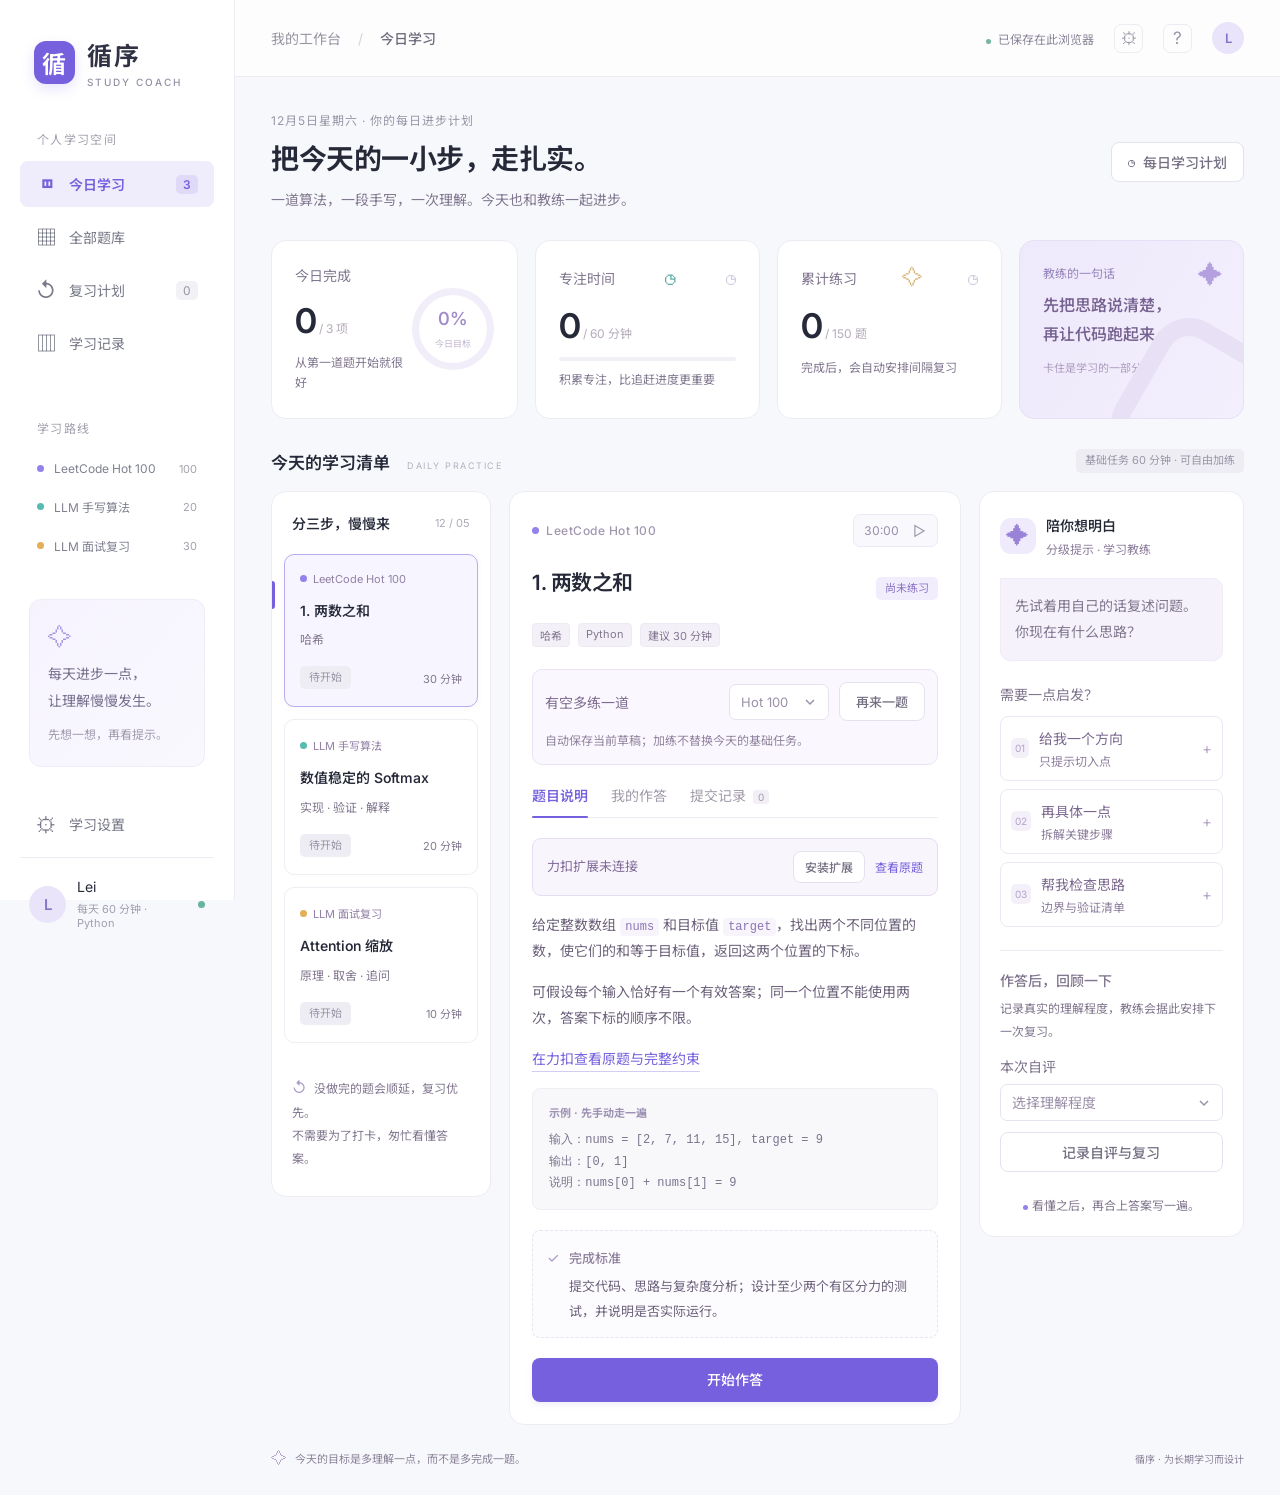
<file: docs/index.html>
<!doctype html>
<html lang="zh-CN">
<head>
<meta charset="UTF-8"><meta name="viewport" content="width=device-width, initial-scale=1.0">
<meta name="theme-color" content="#7762e8"><meta name="description" content="Hot 100 与 LLM 的每日学习工作台：作答、分级提示、专注与间隔复习。">
<title>循序 · 你的算法学习教练</title>
<link rel="icon" href="./icon.svg" type="image/svg+xml"><link rel="stylesheet" href="./style.css?v=20261120-coach1">
</head>
<body>
<aside class="sidebar">
<a class="brand" href="#today"><span class="brand-mark">循</span><span>循序<small>STUDY COACH</small></span></a>
<div class="workspace-label">个人学习空间</div>
<nav aria-label="主导航">
<button data-view="today" class="nav-item active"><span>◫</span>今日学习<span class="nav-badge" id="today-count">3</span></button>
<button data-view="bank" class="nav-item"><span>▦</span>全部题库</button>
<button data-view="review" class="nav-item"><span>↺</span>复习计划<span id="review-count" class="nav-badge muted">0</span></button>
<button data-view="progress" class="nav-item"><span>▥</span>学习记录</button>
</nav>
<div class="sidebar-divider"></div><div class="workspace-label">学习路线</div>
<div class="track-label"><i class="dot purple"></i>LeetCode Hot 100<span>100</span></div>
<div class="track-label"><i class="dot teal"></i>LLM 手写算法<span>20</span></div>
<div class="track-label"><i class="dot amber"></i>LLM 面试复习<span>30</span></div>
<div class="sidebar-note"><span>✧</span><p>每天进步一点，<br>让理解慢慢发生。</p><small>先想一想，再看提示。</small></div>
<div class="sidebar-bottom"><button data-view="settings" class="nav-item"><span>⚙</span>学习设置</button><div class="profile"><div class="avatar">L</div><div>Lei<small>每天 60 分钟 · Python</small></div><span class="online" title="本地存档"></span></div></div>
</aside>
<div class="app-shell">
<header class="topbar"><div class="breadcrumb">我的工作台 <span>/</span> <strong id="view-title">今日学习</strong></div><div class="topbar-right"><span class="save-indicator" id="save-status">已保存在此浏览器</span><button class="icon-button" data-view="settings" aria-label="学习设置">⚙</button><button class="icon-button" id="help-button" aria-label="使用说明">?</button><div class="avatar small">L</div></div></header>
<main>
<section class="page-heading"><div><div class="eyebrow" id="date-label"></div><h1 id="heading">把今天的一小步，走扎实。</h1><p id="subheading">一道算法，一段手写，一次理解。今天也和教练一起进步。</p></div><button class="button secondary" id="schedule-button"><span>◷</span> 每日学习计划</button></section>
<div id="today-view" class="view">
<section class="overview-grid">
<div class="overview-card daily-progress"><div><span class="card-label">今日完成</span><div class="big-number"><span id="completed">0</span><small> / <span id="total-tasks">3</span> 项</small></div><span class="card-foot" id="completion-message">从第一道题开始就很好</span></div><div class="progress-ring" id="progress-ring"><div><b id="ring-percent">0%</b><small>今日目标</small></div></div></div>
<div class="overview-card"><div class="card-top"><span class="card-label">专注时间</span><span class="stat-icon teal-text">◷</span></div><div class="big-number"><span id="focus-minutes">0</span><small> / 60 分钟</small></div><div class="mini-progress"><i id="focus-bar"></i></div><span class="card-foot">积累专注，比追赶进度更重要</span></div>
<div class="overview-card"><div class="card-top"><span class="card-label">累计练习</span><span class="stat-icon amber-text">✧</span></div><div class="big-number"><span id="practiced">0</span><small> / 150 题</small></div><span class="card-foot" id="review-summary">完成后，会自动安排间隔复习</span></div>
<div class="coach-banner"><span class="coach-spark">✦</span><div class="coach-note-label">教练的一句话</div><p id="coach-message">先把思路说清楚，<br>再让代码跑起来。</p><small>卡住是学习的一部分。</small></div>
</section>
<div class="section-line"><h2>今天的学习清单 <span>DAILY PRACTICE</span></h2><span class="pill neutral">基础任务 60 分钟 · 可自由加练</span></div>
<div class="learning-grid">
<section class="task-panel panel"><div class="panel-heading"><h3>分三步，慢慢来</h3><span id="task-date"></span></div><div id="task-list"></div><details id="extra-practice-section" class="extra-practice-section hidden" open><summary id="extra-practice-summary">今日加练</summary><div id="extra-task-list"></div></details><div class="queue-note"><span>↺</span> 没做完的题会顺延，复习优先。<br>不需要为了打卡，匆忙看懂答案。</div></section>
<section class="workspace panel">
<div class="workspace-heading"><div class="workspace-topic" id="workspace-topic"></div><div class="timer"><span id="timer-clock">30:00</span><button id="timer-toggle" class="icon-button" aria-label="开始专注计时">▷</button></div></div>
<div class="question-title-row"><h2 id="question-title"></h2><span id="question-difficulty" class="pill"></span></div><div id="question-tags" class="question-tags"></div>
<div class="extra-practice-controls"><label for="practice-track">有空多练一道</label><select id="practice-track" aria-label="加练路线"><option value="leetcode">Hot 100</option><option value="llm_code">LLM 手写</option><option value="llm_qa">LLM 面试</option></select><button id="next-question" class="button secondary" title="保留草稿，优先复习，再选新题">再来一题</button><p>自动保存当前草稿；加练不替换今天的基础任务。</p></div><div class="tabs" role="tablist"><button role="tab" aria-selected="true" data-tab="problem" class="active">题目说明</button><button role="tab" aria-selected="false" data-tab="answer">我的作答</button><button role="tab" aria-selected="false" data-tab="history">提交记录 <span id="submission-count">0</span></button></div>
<div id="leetcode-connection" class="leetcode-connection hidden"><span id="leetcode-status">力扣扩展未连接</span><button id="install-extension" class="button secondary">连接力扣</button><a id="official-problem" target="_blank" rel="noopener noreferrer">查看原题</a></div><div id="submission-status" class="submission-status hidden" role="status" aria-live="polite"></div>
<div id="coach-handoff" class="coach-handoff hidden"><b>交给 Codex 教练批改</b><p>① 提交并复制作答包　② 粘贴到当前聊天　③ 打开教练的回填链接，确认保存反馈和复习计划。</p><button id="paste-coach-feedback" class="button secondary">粘贴教练反馈</button><small>代码题与八股题都由教练判断；提交后显示待批改，不会自动认定通过。</small></div>
<div class="tab-content" id="problem-tab"><div id="question-description"></div><div id="question-examples"></div><div class="acceptance"><span>✓</span><div><b>完成标准</b><p id="acceptance-text"></p></div></div><button class="button primary full" id="start-answer">开始作答</button></div>
<div class="tab-content hidden" id="answer-tab"><p id="review-draft-note" class="review-draft-note hidden">本轮复习从初始模板开始，不自动带入旧答案。本轮草稿会自动保存，上次代码可在提交记录中查看。</p><div class="editor-toolbar"><span id="editor-language">Python 3</span><span>自动保存草稿</span></div><p class="editor-shortcuts">Enter 自动缩进 · Tab / Shift+Tab 调整缩进 · ⌘ / Ctrl+Enter 提交</p><div class="editor-wrap"><pre id="line-numbers" aria-hidden="true">1</pre><textarea id="answer-editor" spellcheck="false" autocapitalize="off" autocomplete="off" autocorrect="off" aria-label="作答编辑器" placeholder="先写下你的思路，再开始编码…"></textarea></div><label class="field-label" for="reflection">思路与验证</label><textarea id="reflection" class="reflection" placeholder="时间 / 空间复杂度、测试结果，以及卡住的地方…"></textarea><div class="answer-actions"><button class="button secondary" id="copy-answer">复制给教练</button><button class="button primary" id="submit-answer">提交答案</button></div><p class="fine-print">作答保存在当前浏览器。Hot 100 由力扣官方判题；LLM 手写与八股题提交后复制作答包，粘贴到当前聊天，由教练批改并回填。</p></div>
<div class="tab-content hidden" id="history-tab"><button id="cancel-official" class="button secondary hidden">停止等待官方结果</button><div id="submission-history"></div><div id="history-actions" class="answer-actions hidden"><button id="history-edit" class="button secondary">继续修改</button><button id="history-copy" class="button primary">复制已提交答案给教练</button></div><p class="fine-print">提交会保存答案快照。教练批改与自评分开记录；回填会核对提交版本并安排复习。</p></div>
</section>
<aside class="mentor-panel panel"><div class="mentor-heading"><span class="mentor-avatar">✦</span><div><h3>陪你想明白</h3><small>分级提示 · 学习教练</small></div></div><div class="mentor-message" id="mentor-intro">先试着用自己的话复述问题。你现在有什么思路？</div><div class="hint-label">需要一点启发？</div><div class="hint-levels"><button data-hint="1"><span>01</span><div>给我一个方向<small>只提示切入点</small></div><span class="hint-plus">+</span></button><button data-hint="2"><span>02</span><div>再具体一点<small>拆解关键步骤</small></div><span class="hint-plus">+</span></button><button data-hint="3"><span>03</span><div>帮我检查思路<small>边界与验证清单</small></div><span class="hint-plus">+</span></button></div><div id="hint-output" class="hint-output hidden" aria-live="polite"></div><div class="mentor-separator"></div><h4>作答后，回顾一下</h4><p class="mentor-caption">记录真实的理解程度，教练会据此安排下一次复习。</p><label class="field-label" for="grade-score">本次自评</label><select id="grade-score"><option value="">选择理解程度</option><option value="0">0 · 还没有建立思路</option><option value="1">1 · 需要完整解答</option><option value="2">2 · 提示后基本完成</option><option value="3">3 · 独立完成并讲清</option><option value="4">4 · 能验证并应对变式</option></select><button class="button secondary full" id="complete-task">记录自评与复习</button><div class="mentor-bottom"><i class="dot purple"></i>看懂之后，再合上答案写一遍。</div></aside>
</div>
<div class="bottom-note"><span>✧</span> 今天的目标是多理解一点，而不是多完成一题。<span>循序 · 为长期学习而设计</span></div>
</div>
<div id="bank-view" class="view hidden"><section class="panel wide-panel"><div class="filter-bar"><input id="search" type="search" placeholder="搜索题名、题号或知识点…" aria-label="搜索题库"><select id="track-filter" aria-label="筛选路线"><option value="all">全部路线 · 150 题</option><option value="leetcode">LeetCode Hot 100</option><option value="llm_code">LLM 手写算法</option><option value="llm_qa">LLM 面试复习</option></select><select id="status-filter" aria-label="筛选状态"><option value="all">全部状态</option><option value="new">尚未练习</option><option value="due">待复习</option><option value="practiced">已练习</option></select></div><div id="bank-results"></div></section></div>
<div id="review-view" class="view hidden"><section class="panel wide-panel"><div class="panel-heading"><h3>复习队列</h3><span>1 · 3 · 7 · 14 · 30 天</span></div><p class="section-description">低于 3 分的题次日重做；每次独立通过，逐步延长间隔。到期题会优先加入每天的学习清单。</p><div id="review-list"></div></section></div>
<div id="progress-view" class="view hidden"><section class="panel wide-panel"><div class="panel-heading"><h3>每一次认真思考，都有记录</h3><button class="button secondary" id="export-progress">导出学习备份</button></div><div id="track-progress" class="track-progress"></div><div id="activity-list"></div></section></div>
<div id="settings-view" class="view hidden"><section class="panel settings-panel"><h2>按你的节奏学习</h2><p class="section-description">当前计划：每天 60 分钟，Python。提醒由 Codex 中已创建的每日自动化提供。</p><div class="setting-row"><div><b>上午出题</b><p>北京时间 · 每天</p></div><span class="time-chip">09:00</span></div><div class="setting-row"><div><b>晚间检查</b><p>北京时间 · 每天</p></div><span class="time-chip">21:00</span></div><div class="setting-row"><div><b>数据保存</b><p>当前浏览器本地保存；不同设备不会自动同步。</p></div><span class="pill green">本地存档</span></div><div class="setting-row"><div><b>深度批改</b><p>LLM 手写与八股题提交后粘贴到当前聊天；用教练给出的回填链接同步判定、评分和复习计划。</p></div><button id="settings-coach-feedback" class="button secondary">粘贴教练反馈</button></div><div class="leetcode-settings"><h3>力扣账号与官方判题</h3><label class="field-label" for="leetcode-username">力扣个人主页用户名</label><input id="leetcode-username" placeholder="例如个人主页 /u/ 后面的用户名" autocomplete="off"><label class="field-label" for="leetcode-round-start">只同步此日期起的 AC</label><input id="leetcode-round-start" type="date"><button id="sync-leetcode" class="button secondary">同步最近 AC</button><p id="leetcode-sync-status" class="fine-print">复用旧项目的最近 AC 查询；查不到记录不代表答案错误。</p><button id="settings-install-extension" class="button secondary">安装 / 连接扩展</button></div><div class="settings-actions"><button class="button primary" id="export-settings">导出备份</button><button class="button secondary" id="import-button">导入备份 / 教练记录</button><input id="import-file" type="file" accept="application/json,.json" hidden></div><p class="fine-print">支持本网页导出的备份，或本地 coach.py 生成的 progress.json。导入会合并记录，请先导出备份。请勿向网页输入 API Key 或 GitHub Token。</p></section></div>
</main>
</div>
<dialog id="info-dialog"><button class="dialog-close icon-button" aria-label="关闭弹窗">×</button><div class="dialog-icon">✦</div><h2 id="dialog-title"></h2><div id="dialog-content"></div><button class="button primary full dialog-dismiss">明白了</button></dialog>
<div id="toast" role="status" aria-live="polite"></div>
<script src="./data.js"></script><script src="./coach-feedback.js?v=20261120-coach1"></script><script src="./core.js?v=20261120-coach1"></script><script src="./editor.js"></script><script src="./leetcode-problems.js?v=20261120-coach1"></script><script src="./leetcode.js?v=20261120-coach1"></script><script src="./app.js?v=20261120-coach1"></script>
</body></html>
</file>
<file: docs/style.css>
@import url('https://fonts.googleapis.com/css2?family=Noto+Sans+SC:wght@400;450;500;550;600;650;700&family=Inter:wght@400;500;550;600;650;700&display=swap');
:root{--purple:#7660dd;--purple-dark:#6047cf;--ink:#262938;--muted:#848693;--line:#ececf2;--canvas:#f7f8fc;--radius:15px;--teal:#24a79c}*{box-sizing:border-box}body{margin:0;background:var(--canvas);color:var(--ink);font-family:Inter,'Noto Sans SC',-apple-system,BlinkMacSystemFont,sans-serif;font-size:16px;-webkit-font-smoothing:antialiased}button,input,textarea,select{font:inherit}button,a,input,textarea,select{-webkit-tap-highlight-color:transparent}button{cursor:pointer}button{border:0;background:none;color:inherit}button:focus-visible,a:focus-visible{outline:3px solid #ada0f4;outline-offset:4px}button:disabled{opacity:.5;cursor:not-allowed}a{color:var(--purple);text-decoration:none}p{line-height:1.8}h1,h2,h3,h4,p{margin-top:0}.sidebar{width:235px;position:fixed;inset:0 auto 0 0;background:#fff;border-right:1px solid var(--line);display:flex;flex-direction:column;padding:36px 20px 20px;z-index:10}.brand{display:flex;align-items:center;gap:12px;color:#303144;font-size:25px;font-weight:650;letter-spacing:2px;padding:0 14px;margin-bottom:42px}.brand-mark{width:41px;height:43px;background:var(--purple);color:#fff;border-radius:12px;font-size:24px;display:grid;place-items:center;box-shadow:0 5px 13px #7762e82b}.brand small{display:block;font-size:10px;letter-spacing:2px;font-weight:500;margin-top:4px;color:#9390a5}.workspace-label{font-size:12px;letter-spacing:1.3px;color:#a0a1ae;padding:0 17px;margin-bottom:14px}nav{display:grid;gap:7px}.nav-item{display:flex;align-items:center;gap:13px;min-height:46px;width:100%;padding:10px 16px;border-radius:8px;font-size:14px;color:#777987;text-align:left;transition:.18s}.nav-item>span:first-child{font-size:21px;line-height:1;width:20px;text-align:center}.nav-item:hover{background:#f7f6fc;color:var(--purple)}.nav-item.active{background:#efecfb;color:var(--purple);font-weight:600}.nav-badge{margin-left:auto;font-size:12px;background:#e0d9f8;color:var(--purple);padding:2px 7px;border-radius:5px}.nav-badge.muted{background:#f1f1f6;color:#9695a3}.sidebar-divider{height:1px;background:var(--line);margin:28px 15px 25px}.track-label{display:flex;align-items:center;gap:10px;margin:11px 17px;font-size:13px;color:#7f8190}.track-label>span{margin-left:auto;font-size:12px;color:#a3a3ae}.dot{width:7px;height:7px;display:inline-block;border-radius:50%;flex-shrink:0}.purple{background:#9581ec}.teal{background:#56bcb1}.amber{background:#e4ad58}.sidebar-note{padding:23px 18px;margin:34px 9px;background:linear-gradient(130deg,#f6f3ff,#f9f8fd);border:1px solid #efebf8;border-radius:12px}.sidebar-note>span{font-size:24px;color:#a799df}.sidebar-note p{font-size:14px;color:#77708d;line-height:1.9;margin:9px 0}.sidebar-note small{font-size:12px;color:#a29aaf}.sidebar-bottom{margin-top:auto}.profile{display:flex;align-items:center;gap:11px;border-top:1px solid var(--line);padding:20px 9px 0;margin-top:10px;font-size:14px}.profile small{display:block;color:#a0a0af;font-size:11px;margin-top:5px}.avatar{display:grid;place-items:center;width:37px;height:37px;flex-shrink:0;border-radius:50%;background:#eae4fb;color:#8973c7;font-size:15px;font-weight:600}.avatar.small{width:32px;height:32px;font-size:13px}.online{width:7px;height:7px;background:#67b4a0;border-radius:50%;margin-left:auto}.app-shell{margin-left:235px}.topbar{height:77px;border-bottom:1px solid var(--line);background:#ffffffbf;display:flex;align-items:center;justify-content:space-between;padding:0 36px}.breadcrumb{font-size:13px;color:#9696a3}.breadcrumb span{color:#d4d2df;padding:0 13px}.breadcrumb strong{color:#6e6c7c;font-weight:500}.topbar-right{display:flex;align-items:center;gap:20px}.save-indicator{font-size:12px;color:#9698a5}.save-indicator:before{content:'';display:inline-block;width:5px;height:5px;border-radius:50%;background:#77b59e;margin-right:7px}.icon-button{width:29px;height:29px;display:inline-grid;place-items:center;border:1px solid var(--line);border-radius:7px;color:#9896a7;font-size:17px}.icon-button:hover{background:#eeeafa;color:var(--purple)}main{padding:34px 36px 20px;max-width:1700px;margin:0 auto}.page-heading{display:flex;justify-content:space-between;align-items:center;margin-bottom:28px;gap:20px}.eyebrow{font-size:12px;color:#9997a7;letter-spacing:1px;margin-bottom:9px}h1{font-size:28px;letter-spacing:-.5px;font-weight:650;margin:0 0 10px}.page-heading p{color:#92919f;font-size:13px;margin:0}.button{border-radius:8px;min-height:38px;padding:9px 16px;display:inline-flex;align-items:center;justify-content:center;gap:8px;font-size:13px;font-weight:500;white-space:nowrap;transition:background .18s,transform .18s}.button:hover{transform:translateY(-1px)}.button.primary{background:var(--purple);color:#fff;box-shadow:0 3px 7px #7660dd1c}.button.primary:hover{background:var(--purple-dark)}.button.secondary{background:#fff;border:1px solid #e4e2ed;color:#777184}.button.secondary:hover{background:#f8f6ff;border-color:#cfc5ee}.button.full{width:100%}.overview-grid{display:grid;grid-template-columns:1.1fr 1fr 1fr 1fr;gap:17px}.overview-card{background:#fff;border:1px solid var(--line);border-radius:var(--radius);padding:24px 23px;min-height:153px}.card-label{font-size:13px;color:#898796}.big-number{font-size:31px;font-weight:600;margin:14px 0 11px;letter-spacing:-1px;line-height:1.2}.big-number small{font-size:12px;color:#aaa7b6;letter-spacing:0;font-weight:400}.card-foot{font-size:11px;color:#a7a5b2}.daily-progress{display:flex;align-items:center;justify-content:space-between;gap:10px}.progress-ring{--progress:0%;height:83px;width:83px;background:conic-gradient(var(--purple) var(--progress),#efecf8 0);border-radius:50%;padding:6px;flex-shrink:0;transform:rotate(-90deg)}.progress-ring>div{background:#fff;border-radius:50%;height:100%;display:flex;flex-direction:column;justify-content:center;align-items:center;transform:rotate(90deg)}.progress-ring b{font-size:18px;color:#7364b3;font-weight:550}.progress-ring small{font-size:9px;color:#aaa6b5;margin-top:4px}.card-top{display:flex;justify-content:space-between;align-items:center}.stat-icon{font-size:21px}.teal-text{color:#60afa7}.amber-text{color:#d5ae6a}.mini-progress{height:4px;background:#f0f1f6;border-radius:8px;margin:-1px 0 9px}.mini-progress i{display:block;height:100%;border-radius:8px;background:#66b9ae;width:0;max-width:100%}.coach-banner{position:relative;border-radius:var(--radius);padding:23px;background:linear-gradient(120deg,#eee9fb,#f3effd);overflow:hidden;border:1px solid #e6dff5}.coach-banner:after{content:'';width:120px;height:120px;position:absolute;right:-38px;bottom:-70px;border:18px solid #e8e0f5;border-radius:40px;transform:rotate(30deg)}.coach-spark{position:absolute;right:20px;top:19px;font-size:25px;color:#b4a0de}.coach-note-label{font-size:12px;color:#9885bb}.coach-banner p{font-size:16px;line-height:1.8;font-weight:550;color:#776391;margin:10px 0 7px}.coach-banner small{font-size:11px;color:#ac9bbd}.section-line{display:flex;justify-content:space-between;align-items:center;margin:30px 0 17px}.section-line h2{font-size:17px;font-weight:600;margin:0}.section-line h2>span{font-size:9px;letter-spacing:1.5px;color:#b4b0bf;margin-left:13px;font-weight:400}.pill{display:inline-block;padding:4px 9px;border-radius:5px;font-size:11px;line-height:1.4;white-space:nowrap}.neutral{color:#9b96a8;background:#eeedf4}.green{background:#edf7f0;color:#62a180}.purple-pill{background:#f1edfc;color:#8a73c5}.learning-grid{display:grid;grid-template-columns:minmax(210px,.85fr) minmax(360px,1.8fr) minmax(235px,1fr);gap:18px;align-items:start}.panel{background:#fff;border:1px solid var(--line);border-radius:var(--radius);overflow:hidden}.panel-heading{padding:21px 20px;display:flex;align-items:center;justify-content:space-between;gap:10px}.panel-heading h3{font-size:14px;font-weight:550;margin:0}.panel-heading>span{font-size:11px;color:#b0aab9}.task-panel{min-height:620px}.task-card{position:relative;display:block;width:calc(100% - 24px);margin:0 12px 12px;border:1px solid #eeedf3;border-radius:10px;text-align:left;padding:17px 15px;background:#fff;transition:.2s}.task-card:hover{border-color:#bfb2ed}.task-card.selected{background:#f7f5ff;border-color:#bbaaf0;box-shadow:0 2px 7px #7963c50a}.task-card.selected:before{content:'';position:absolute;left:-13px;top:26px;width:3px;height:28px;background:var(--purple);border-radius:0 3px 3px 0}.task-card-top{display:flex;align-items:center;gap:7px;margin-bottom:12px;font-size:10px;color:#9e93b9}.task-card-top>span:last-child{margin-left:auto;color:#aaa3b8}.task-card h4{font-size:14px;line-height:1.6;font-weight:550;margin:0 0 9px}.task-card p{font-size:11px;color:#aaa4b7;margin:0 0 15px}.task-card-bottom{display:flex;justify-content:space-between;align-items:center;font-size:11px;color:#aea8ba}.task-status{font-size:10px;padding:3px 7px;background:#f1eef7;color:#9e8dbb;border-radius:4px}.task-status.complete{color:#58a089;background:#edf8f1}.queue-note{padding:19px 20px 25px;font-size:11px;line-height:1.9;color:#aaa4b5}.queue-note>span{color:#a89ac5;margin-right:5px;font-size:15px}.workspace{min-height:620px;padding:22px}.workspace-heading{display:flex;align-items:center;justify-content:space-between;gap:8px}.workspace-topic{color:var(--purple);font-size:11px;font-weight:500;letter-spacing:.5px}.timer{display:flex;align-items:center;gap:9px;padding:3px 5px 3px 10px;background:#f9f8fc;border:1px solid #eeeaf5;border-radius:7px;color:#8f839e;font-size:12px;font-variant-numeric:tabular-nums}.timer .icon-button{border:0;font-size:14px;width:23px;height:23px}.question-title-row{display:flex;align-items:center;gap:12px;margin:19px 0 12px}.question-title-row h2{font-size:22px;letter-spacing:-.5px;margin:0;font-weight:650}.question-tags{display:flex;gap:7px;flex-wrap:wrap;margin-bottom:23px}.question-tags span{font-size:10px;background:#f6f5f9;color:#a39aad;border:1px solid #eeeaf4;border-radius:4px;padding:3px 7px}.tabs{display:flex;gap:23px;border-bottom:1px solid var(--line);margin-bottom:20px}.tabs button{padding:0 0 12px;font-size:12px;color:#a29ba9;position:relative}.tabs button.active{color:var(--purple);font-weight:550}.tabs button.active:after{position:absolute;content:'';bottom:-1px;left:0;right:0;height:2px;background:var(--purple);border-radius:2px}.tabs button>span{font-size:10px;padding:1px 5px;background:#f2f0f6;border-radius:3px;margin-left:3px}.tab-content{font-size:13px;line-height:1.85}.tab-content p{color:#817b8c}.tab-content code{font-family:'SFMono-Regular',Consolas,monospace;font-size:12px;color:#8b75b4;background:#f7f4fb;padding:2px 5px;border-radius:4px}#question-description p{margin-bottom:16px}#question-description a{display:inline-block;border-bottom:1px solid #d6cbf0}.example{background:#f8f8fb;border:1px solid #f0edf5;border-radius:8px;padding:14px 16px;margin:16px 0}.example b{font-size:11px;color:#9d92b3;display:block;margin-bottom:7px}.example pre{font-family:Consolas,monospace;font-size:12px;line-height:1.8;color:#7a738c;white-space:pre-wrap;margin:0}.acceptance{display:flex;gap:10px;margin:20px 0;padding:14px;background:#fcfbfe;border:1px dashed #e8e2f1;border-radius:8px}.acceptance>span{color:#a392c3;font-size:14px}.acceptance b{font-size:11px;color:#90819e;font-weight:500}.acceptance p{font-size:11px;color:#aaa2b3;line-height:1.9;margin:3px 0 0}.mentor-panel{padding:23px 20px;min-height:620px}.mentor-heading{display:flex;align-items:center;gap:10px;margin-bottom:20px}.mentor-avatar{display:grid;place-items:center;background:#efebfc;color:#9a83d7;width:36px;height:36px;border-radius:11px;font-size:23px}.mentor-heading h3{font-size:14px;font-weight:550;margin:0 0 3px}.mentor-heading small{font-size:10px;color:#b1a9bc}.mentor-message{background:#f7f5fc;padding:14px;border:1px solid #f0ebf7;border-radius:0 10px 10px 10px;font-size:12px;color:#9a8eab;line-height:1.9;margin-bottom:23px}.hint-label{font-size:12px;color:#9991a4;margin-bottom:12px}.hint-levels{display:grid;gap:8px}.hint-levels button{display:flex;align-items:center;gap:10px;border:1px solid #ece7f3;border-radius:8px;padding:11px 10px;text-align:left}.hint-levels button:hover{background:#f9f6ff;border-color:#cabbeb}.hint-levels button>span:first-child{color:#b2a2cb;background:#f4f0fa;border-radius:5px;padding:4px;font-size:10px}.hint-levels button div{font-size:12px;color:#8b7d9f}.hint-levels button small{display:block;font-size:10px;color:#b7acc3;margin-top:4px}.hint-plus{margin-left:auto;color:#b4a4c8;font-size:15px}.hint-output{background:#faf8ff;padding:12px;border-left:2px solid #b6a5e0;font-size:12px;line-height:1.9;color:#8e7ba4;margin-top:12px}.mentor-separator{height:1px;background:var(--line);margin:23px 0 19px}.mentor-panel h4{font-size:12px;color:#8c8299;font-weight:500;margin:0 0 8px}.mentor-caption{font-size:11px;color:#b0a5bb;line-height:1.8;margin-bottom:12px}.field-label{display:block;font-size:11px;color:#9c91aa;margin:13px 0 8px}select{appearance:none;background:#fff url("data:image/svg+xml,%3Csvg width='12' height='8' xmlns='http://www.w3.org/2000/svg'%3E%3Cpath d='m2 2 4 4 4-4' fill='none' stroke='%239c91aa' stroke-width='1.5'/%3E%3C/svg%3E") no-repeat right 12px center;border:1px solid #e7e2ee;border-radius:7px;color:#9b90a9;min-height:37px;padding:8px 31px 8px 11px;font-size:12px}#grade-score{width:100%;margin-bottom:11px}.mentor-bottom{font-size:10px;color:#b4a9c0;margin-top:24px;text-align:center}.mentor-bottom .dot{width:5px;height:5px;margin-right:4px}.bottom-note{display:flex;align-items:center;gap:8px;color:#b2adbb;font-size:11px;margin:23px 0 8px}.bottom-note>span:first-child{font-size:16px;color:#b6a6d1}.bottom-note>span:last-child{margin-left:auto;font-size:10px}.editor-toolbar{display:flex;justify-content:space-between;align-items:center;background:#f1eff8;color:#8c7e9e;padding:8px 12px;font-size:10px;border-radius:7px 7px 0 0}.editor-wrap{display:flex;background:#faf9fe;border:1px solid #eeebf6;border-top:0;border-radius:0 0 7px 7px;overflow:hidden;height:270px}.editor-wrap pre{margin:0;padding:13px 8px 13px 12px;text-align:right;font:12px/1.8 Consolas,monospace;color:#c1b9d0;background:#f6f4fb;overflow:hidden;min-width:32px;white-space:pre}#answer-editor{resize:none;width:100%;padding:13px 12px;border:0;background:transparent;outline:none;white-space:pre;overflow:auto;font:12px/1.8 'SFMono-Regular',Consolas,monospace;color:#6a568b;tab-size:4}.reflection{width:100%;min-height:85px;resize:vertical;border:1px solid #eae5f2;border-radius:7px;padding:9px 11px;font-size:12px;color:#80748e;line-height:1.7}.reflection::placeholder{color:#b8b0c3}.answer-actions{display:flex;justify-content:flex-end;gap:9px;margin-top:15px}.fine-print{font-size:11px;line-height:1.8;color:#aaa2b4!important;margin:13px 0 0}.hidden{display:none!important}.wide-panel{padding:24px;min-height:400px}.wide-panel>.panel-heading{padding:0 0 22px}.filter-bar{display:flex;gap:12px;margin-bottom:20px}.filter-bar input{flex:1;min-width:100px;border:1px solid #e7e2ee;border-radius:7px;padding:10px 13px;font-size:13px;color:#796b8d}.bank-row{display:flex;align-items:center;gap:13px;padding:17px 9px;border-bottom:1px solid var(--line)}.bank-row>div{flex:1;min-width:0}.bank-row h3{margin:0 0 6px;font-size:14px;font-weight:500}.bank-row p{font-size:11px;color:#aaa0b7;margin:0}.bank-row>span{font-size:11px;color:#9e91ae;white-space:nowrap}.bank-result-count{font-size:12px;color:#aaa0b6;padding:5px 9px 12px}.empty{padding:55px 20px;text-align:center;color:#aaa0b5;font-size:13px;line-height:1.9}.empty>span{display:block;font-size:36px;color:#cabee0;margin-bottom:15px}.section-description{font-size:13px;color:#a095ad;line-height:1.9;margin-bottom:20px}.track-progress{display:grid;grid-template-columns:repeat(3,1fr);gap:15px;margin:5px 0 30px}.track-progress>div{background:#faf8fd;border:1px solid #eee9f6;border-radius:10px;padding:20px}.track-progress h3{font-size:13px;font-weight:500;color:#9484a8}.track-progress strong{font-size:29px;color:#78628f;font-weight:550}.track-progress small{font-size:12px;color:#b0a4bb}.history-item{border:1px solid #eae4f3;border-radius:8px;padding:16px;margin-bottom:12px}.history-item h4{font-size:13px;color:#8c7a9f;margin:0 0 7px}.history-item small{font-size:10px;color:#b2a5bd}.history-item pre{white-space:pre-wrap;overflow-wrap:anywhere;font:12px/1.8 Consolas,monospace;color:#7b6c8a;background:#faf8fd;padding:12px;border-radius:6px;max-height:230px;overflow:auto}.history-item p{font-size:12px;white-space:pre-wrap}.settings-panel{max-width:800px;padding:30px}.settings-panel h2{font-size:21px;font-weight:550}.setting-row{display:flex;justify-content:space-between;align-items:center;padding:21px 0;border-bottom:1px solid var(--line);gap:20px}.setting-row b{font-size:14px;font-weight:500}.setting-row p{font-size:12px;color:#aaa0b6;margin:5px 0 0}.time-chip{font-size:20px;font-weight:550;color:#8b75b1;font-variant-numeric:tabular-nums}.settings-actions{display:flex;gap:12px;margin-top:28px}dialog{max-width:440px;width:calc(100% - 36px);border:1px solid #e5ddf1;border-radius:18px;padding:32px;color:#766782;box-shadow:0 20px 80px #34234d22}dialog::backdrop{background:#29233a55;backdrop-filter:blur(3px)}dialog h2{font-size:21px;margin:18px 0 16px}dialog p{font-size:13px;color:#9c8da9;line-height:1.9}dialog ul{padding-left:19px;font-size:13px;color:#9c8da9;line-height:2.2}.dialog-icon{font-size:32px;color:var(--purple)}.dialog-close{position:absolute;right:17px;top:17px}.dialog-dismiss{margin-top:16px}#toast{position:fixed;bottom:30px;left:calc(50% + 117px);transform:translate(-50%,20px);padding:12px 21px;background:#4a3c5de8;color:#fff;border-radius:9px;font-size:13px;z-index:50;opacity:0;pointer-events:none;transition:.2s;max-width:90vw}#toast.show{opacity:1;transform:translate(-50%,0)}
/* Keep task-critical copy comfortable to read at desktop and mobile sizes. */
.task-card h4,.nav-item,.track-label,.panel-heading h3,.mentor-heading h3{font-size:14px}.tab-content,.button,.tabs button,.mentor-message,.hint-levels button div{font-size:14px}.hint-label,.mentor-panel h4,.field-label,select{font-size:14px}.card-label,.page-heading p,.breadcrumb{font-size:14px}.task-card p,.task-card-bottom,.queue-note,.mentor-caption,.fine-print,.mentor-bottom{font-size:12px}.hint-levels button small,.card-foot,.mentor-heading small{font-size:12px}.acceptance b,.acceptance p{font-size:13px}.editor-wrap{height:300px}#answer-editor,.editor-wrap pre{font-size:14px}.reflection{font-size:14px}.sidebar-note p{font-size:14px}.task-panel,.workspace,.mentor-panel{min-height:690px}.learning-grid{grid-template-columns:minmax(210px,.83fr) minmax(370px,1.7fr) minmax(250px,1fr)}
@media(min-width:1600px){main{padding-top:42px}.page-heading{margin-bottom:35px}.overview-card{min-height:170px}.learning-grid{grid-template-columns:1fr 1.9fr 1.05fr}.task-card{padding:20px 18px;margin-bottom:15px}.workspace{padding:27px}.mentor-panel{padding:27px 23px}.tab-content{font-size:15px}}
@media(max-width:1250px){.sidebar{width:205px;padding-left:14px;padding-right:14px}.app-shell{margin-left:205px}main{padding:28px 24px}.topbar{padding:0 24px}.overview-grid{gap:12px}.overview-card{padding:20px 16px}.progress-ring{width:65px;height:65px}.progress-ring small{font-size:8px}.card-foot{font-size:11px}.learning-grid{grid-template-columns:225px minmax(350px,1fr)}.mentor-panel{grid-column:1/-1;display:grid;grid-template-columns:1fr 1fr;column-gap:30px;min-height:0}.mentor-heading,.mentor-message,.hint-label,.hint-levels,.hint-output{grid-column:1}.mentor-separator{display:none}.mentor-panel h4{grid-column:2;grid-row:1;margin-top:3px}.mentor-caption{grid-column:2;grid-row:2}.mentor-panel .field-label{grid-column:2;grid-row:3}.mentor-panel select{grid-column:2;grid-row:4;align-self:start}.mentor-panel #complete-task{grid-column:2;grid-row:4;align-self:end;margin-top:65px}.mentor-bottom{grid-column:2;grid-row:5}.task-panel,.workspace{min-height:650px}#toast{left:calc(50% + 102px)}}
@media(max-width:1000px){.sidebar{width:78px;padding:25px 10px}.brand{padding:0;justify-content:center;margin-bottom:30px}.brand>span:last-child,.workspace-label,.nav-item>span:not(:first-child),.sidebar-note,.sidebar-divider,.track-label,.profile>div:not(.avatar),.online{display:none}.nav-item{font-size:0;justify-content:center;padding:12px 0;margin-bottom:6px}.nav-item>span:first-child{font-size:25px}.profile{padding:20px 0 0;justify-content:center}.app-shell{margin-left:78px}.overview-grid{grid-template-columns:repeat(2,1fr)}.coach-banner{min-height:140px}.overview-card{min-height:140px}.page-heading p{font-size:13px}h1{font-size:25px}.page-heading .button{font-size:12px}#toast{left:calc(50% + 39px)}}
@media(max-width:700px){.sidebar{width:100%;inset:auto 0 0;height:65px;padding:3px 9px;background:#ffffffed;backdrop-filter:blur(15px);border-top:1px solid var(--line);border-right:0}.brand,.sidebar-bottom,.sidebar .workspace-label{display:none}.sidebar nav{display:flex;justify-content:space-around;height:58px}.nav-item{width:25%;height:58px;min-height:0;display:flex;flex-direction:column;gap:4px;font-size:10px;padding:6px 0;margin:0;border-radius:8px}.nav-item>span:first-child{font-size:22px}.app-shell{margin-left:0}.topbar{height:57px;padding:0 18px}.topbar-right{gap:13px}.save-indicator{font-size:10px}.breadcrumb{font-size:11px}.breadcrumb span{padding:0 7px}.topbar-right .avatar{display:none}main{padding:25px 16px 85px}.page-heading{align-items:start;margin-bottom:24px}.page-heading .button{padding:8px;min-height:32px;font-size:0;gap:0}.page-heading .button>span{font-size:20px}.eyebrow{font-size:10px}h1{font-size:23px;line-height:1.5;letter-spacing:-.5px}.page-heading p{font-size:12px;max-width:290px}.overview-grid{gap:10px}.overview-card{padding:17px 15px;min-height:140px}.big-number{font-size:29px}.big-number small{font-size:10px}.card-label{font-size:12px}.card-foot{font-size:10px}.progress-ring{width:59px;height:59px;padding:5px}.progress-ring b{font-size:14px}.coach-banner{padding:18px 16px;min-height:140px}.coach-banner p{font-size:15px}.coach-banner small{font-size:10px}.coach-note-label{font-size:10px}.coach-spark{font-size:20px;right:12px;top:13px}.learning-grid{display:flex;flex-direction:column;gap:16px}.task-panel{width:100%;min-height:0;padding-bottom:8px}.task-panel .panel-heading{padding:16px}.task-panel #task-list{display:flex;overflow:auto;padding:0 9px;gap:9px}.task-card{width:190px;min-width:190px;padding:13px 12px;margin:0 0 5px}.task-card.selected:before{display:none}.task-card h4{font-size:13px;white-space:normal}.task-card p{font-size:10px;margin-bottom:12px}.task-card-top{font-size:10px}.task-card-bottom{font-size:11px}.queue-note{display:none}.workspace{width:100%;padding:20px;min-height:0}.mentor-panel{width:100%;display:block;min-height:0;padding:23px}.mentor-separator{display:block}.mentor-panel #complete-task{margin-top:0}.section-line{margin-top:25px}.section-line h2{font-size:16px}.section-line h2>span{display:none}.section-line>.pill{font-size:10px}.bottom-note{line-height:1.9;font-size:11px}.bottom-note>span:last-child{display:none}.question-title-row h2{font-size:22px}.filter-bar{flex-wrap:wrap}.filter-bar input{flex-basis:100%}.filter-bar select{flex:1;min-width:0;font-size:12px}.wide-panel{padding:17px}.bank-row{flex-wrap:wrap;gap:7px}.bank-row>div{flex-basis:75%}.bank-row h3{font-size:13px}.bank-row .button{min-height:30px;padding:5px 10px;font-size:12px}.track-progress{grid-template-columns:1fr}.track-progress>div{padding:15px}.settings-panel{padding:23px}.setting-row p{font-size:12px}.setting-row b{font-size:14px}.settings-actions{flex-wrap:wrap}.answer-actions{justify-content:space-between}.answer-actions .button{font-size:13px}.tabs{gap:22px}.tabs button{font-size:13px}#toast{left:50%;bottom:82px;width:max-content;max-width:90vw}.topbar .icon-button{width:25px;height:25px;font-size:14px}.panel-heading h3{font-size:14px}.wide-panel .panel-heading{flex-wrap:wrap}}
@media(prefers-reduced-motion:reduce){*{transition:none!important;scroll-behavior:auto!important}}
.workspace-topic{font-size:12px;color:#a196b0;display:flex;align-items:center;gap:7px}.workspace-heading{display:flex;justify-content:space-between;align-items:center;margin-bottom:17px}.timer{display:flex;align-items:center;gap:8px;font-size:12px;color:#9b8cae;font-variant-numeric:tabular-nums}.timer .icon-button{width:25px;height:25px;font-size:14px}.question-title-row{display:flex;align-items:center;justify-content:space-between;gap:10px}.question-title-row h2{font-size:21px;margin:0 0 12px;font-weight:600;line-height:1.6}.question-tags{display:flex;gap:8px;flex-wrap:wrap;margin-bottom:22px}.question-tags span{font-size:11px;color:#aaa0b7;background:#f7f5fa;border-radius:4px;padding:3px 7px}.progress-ring{width:82px;height:82px;background:conic-gradient(#9a86e7 0%,#f1edf9 0);border-radius:50%;padding:7px;flex-shrink:0}.progress-ring>div{background:#fff;border-radius:50%;width:100%;height:100%;display:flex;flex-direction:column;align-items:center;justify-content:center;gap:4px}.progress-ring b{font-size:18px;color:#a08aca;font-weight:550}.progress-ring small{font-size:9px;color:#c0b5d1}.daily-progress{display:flex;align-items:center;justify-content:space-between;gap:9px}.big-number{font-size:34px;font-weight:650;line-height:1.4;margin:12px 0 8px}.big-number small{font-size:12px;font-weight:400;color:#b5abba}.card-label{color:#a69caf}.card-foot{color:#b4aabb}.card-top{display:flex;align-items:center;justify-content:space-between}.card-top:after{content:'◷';font-size:20px;color:#d5cde1}.question-tags{margin-top:0}.task-card-top{display:flex;align-items:center;gap:6px;font-size:11px;color:#a294b3;margin-bottom:13px}.task-card-bottom{display:flex;align-items:center;justify-content:space-between;color:#afa2bc;font-size:11px}.task-card h4{line-height:1.7;margin-bottom:7px}.task-card p{color:#b0a5bc;margin-top:0}.card-foot{display:block;line-height:1.7}@media(max-width:1250px){.progress-ring{width:65px;height:65px;padding:6px}.progress-ring b{font-size:15px}.progress-ring small{font-size:8px}.big-number{font-size:30px}}@media(max-width:700px){.progress-ring{width:58px;height:58px;padding:5px}.progress-ring b{font-size:14px}.progress-ring small{font-size:8px}.big-number{font-size:27px}.big-number small{font-size:10px}.card-foot{font-size:10px}.question-title-row h2{font-size:20px}.task-card-top{margin-bottom:8px}.task-card h4{margin-bottom:5px}}
/* Text contrast and compact screens. */
.card-label,.card-foot,.page-heading p,.question-tags span,.mentor-caption,.fine-print,.queue-note,.task-card p,.task-card-bottom,.mentor-message,.hint-label,.mentor-panel h4,.field-label,.mentor-bottom,.section-description,.setting-row p{color:#81778f!important}.hint-levels button small,.mentor-heading small,.acceptance p{color:#8d7f9d}.tab-content p{color:#6d627b}.question-tags span{background:#f3f0f8}.mentor-message{background:#f5f2fb}.track-label{font-size:12px;white-space:nowrap}.track-label>span{font-size:11px}.settings-panel .fine-print{font-size:12px}.save-indicator{color:#8b8497}.hint-levels button div{color:#7b688f}.task-card-top{color:#9280a6}.mentor-caption{line-height:1.9}.bottom-note{color:#8b8198}
@media(max-width:700px){.progress-ring{width:60px;height:60px}.card-foot{font-size:11px}.daily-progress{gap:3px}.daily-progress .card-foot{font-size:10px}.settings-panel .setting-row p{max-width:215px}.setting-row{gap:10px}}
.editor-shortcuts{margin:0;padding:8px 11px;background:#f8f6fc;color:#81718e!important;font-size:12px;line-height:1.7}.submission-status{border:1px solid #cde6db;background:#f0f8f4;color:#3f7961;padding:12px 14px;border-radius:8px;font-size:14px;line-height:1.8;margin:0 0 18px;overflow-wrap:anywhere}.submission-status.pending{border-color:#e3d4b7;background:#fff9ed;color:#8d6a30}.submission-status.error{border-color:#ebc6cb;background:#fff3f4;color:#a64e5a}#history-actions{flex-wrap:wrap}#answer-editor{tab-size:4}
.leetcode-connection{display:flex;align-items:center;gap:10px;flex-wrap:wrap;padding:10px 12px;background:#f8f5fe;border:1px solid #e3dcf1;border-radius:8px;margin:0 0 16px;font-size:12px;color:#82718f}.leetcode-connection span{flex:1;min-width:130px}.leetcode-connection .button{font-size:12px;padding:6px 9px;min-height:30px}.leetcode-connection a{font-size:12px}.official-result{padding:14px;border-radius:8px;border:1px solid #e5dcf0;background:#faf7fe;margin:12px 0;font-size:13px}.official-result.accepted{background:#eef9f2;border-color:#c7e3d2;color:#368360}.official-result.failed{background:#fff4f3;border-color:#f0d0cc;color:#a85c51}.official-result p{font-size:12px;line-height:1.8;margin:7px 0}.official-result summary{cursor:pointer;font-size:13px;font-weight:500}.official-result details{margin:12px 0}.official-result pre{background:#ffffffab;max-height:220px;overflow:auto;white-space:pre-wrap;overflow-wrap:anywhere}.leetcode-settings{padding:25px 0 12px}.leetcode-settings h3{font-size:16px;font-weight:500}.leetcode-settings input{display:block;width:100%;margin:7px 0 14px;padding:10px;border:1px solid #e5ddf0;border-radius:7px;font-size:14px;color:#766286}.leetcode-settings button{margin-top:8px}#cancel-official{margin-bottom:14px}dialog ol{padding-left:19px;font-size:13px;color:#8e7ca3;line-height:2}.history-item h4{font-size:15px;line-height:1.8}
.leetcode-connection{display:flex;flex-wrap:wrap;align-items:center;gap:10px;border:1px solid #e5ddf3;border-radius:9px;padding:12px 14px;margin:0 0 16px;background:#f8f5fd;font-size:13px;color:#826b99}.leetcode-connection>span{flex:1;min-width:140px;line-height:1.8}.leetcode-connection .button{padding:6px 11px;min-height:32px;font-size:12px}.leetcode-connection a{font-size:12px}.official-result pre{font-size:13px}.official-result b{font-size:14px}
.extra-practice-controls{display:flex;flex-wrap:wrap;align-items:center;gap:10px;background:#faf8fe;border:1px solid #e9e2f5;border-radius:10px;padding:12px;margin:0 0 20px}.extra-practice-controls label{font-size:14px;color:#7f6d91;flex:1;white-space:nowrap}.extra-practice-controls select{font-size:13px;min-height:36px}.extra-practice-controls .button{font-size:13px;min-height:36px}.extra-practice-controls p{flex-basis:100%;margin:0;color:#92839e;font-size:12px;line-height:1.7}.extra-practice-section{margin:12px 0;border-top:1px solid #ece7f4;padding-top:15px}.extra-practice-section summary{cursor:pointer;padding:0 20px 15px;font-size:13px;color:#8a73ab}.extra-practice-section .task-card{background:#fcfaff}#extra-task-list{max-height:340px;overflow:auto}.extra-practice-section .task-card.selected{background:#f3eefa}@media(max-width:700px){.extra-practice-controls label{flex-basis:100%}.extra-practice-controls select{flex:1}.extra-practice-section{margin:8px 0 0}.extra-practice-section summary{padding:5px 16px 12px}#extra-task-list{display:flex;max-height:none;gap:9px;overflow:auto;padding:0 9px 5px}.extra-practice-section .task-card{flex-shrink:0}}
.review-draft-note{margin:0 0 14px;padding:12px 14px;border:1px solid #ddd2ee;border-radius:8px;background:#f8f3ff;color:#7b5d95!important;font-size:13px;line-height:1.9}

.coach-handoff{margin:16px 24px;padding:16px;border:1px solid #dce9e4;border-radius:12px;background:#f2faf6;font-size:14px;line-height:1.7}.coach-handoff>b{color:#28694f}.coach-handoff p{margin:8px 0}.coach-handoff small{display:block;margin-top:10px;color:#596b62}.feedback-prose{white-space:pre-wrap;overflow-wrap:anywhere}.feedback-snapshot{white-space:pre-wrap;overflow-wrap:anywhere;max-height:220px;overflow:auto}#apply-coach-feedback{margin-top:16px}
</file>
